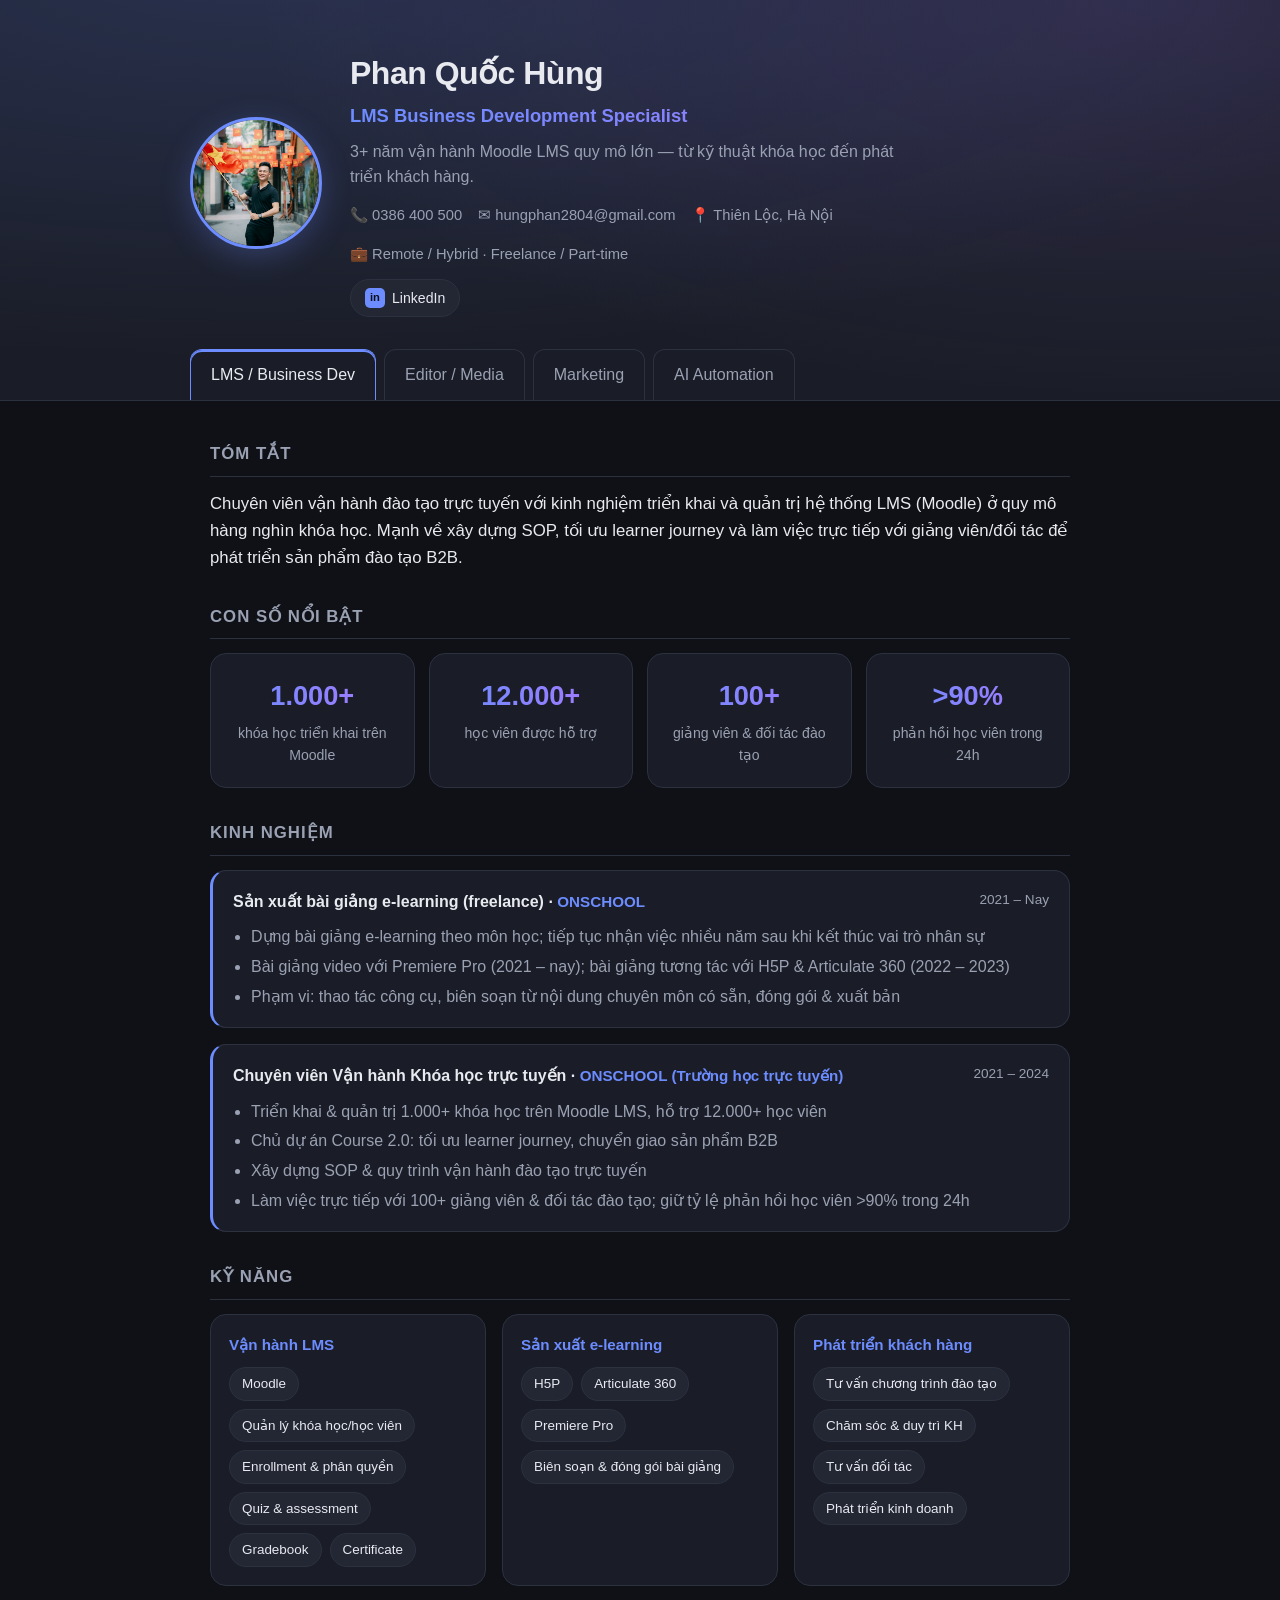
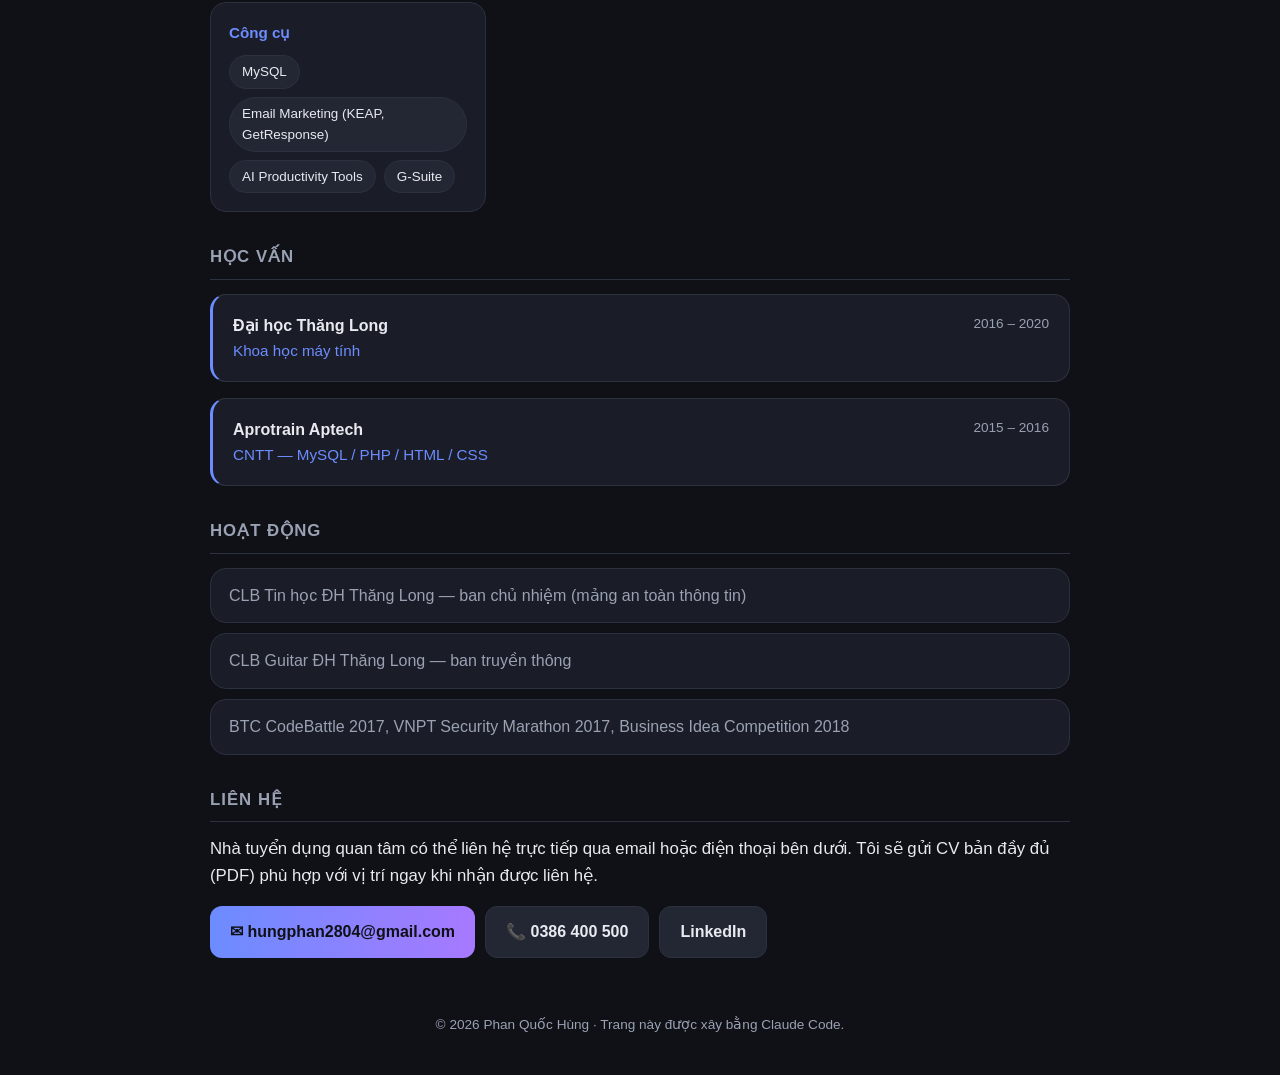
<file: index.html>
<!DOCTYPE html>
<html lang="vi">
<head>
  <meta charset="UTF-8" />
  <meta name="viewport" content="width=device-width, initial-scale=1.0" />
  <title>Phan Quốc Hùng — Portfolio</title>
  <meta name="description" content="Portfolio của Phan Quốc Hùng — LMS / Business Development, Editor / Media, Marketing." />
  <link rel="stylesheet" href="styles.css" />
</head>
<body>
  <!-- ===== HEADER: thông tin chung + chọn persona ===== -->
  <header class="hero">
    <div class="hero-inner">
      <img id="photo" class="avatar" alt="Phan Quốc Hùng" />
      <div class="hero-text">
        <h1 id="name"></h1>
        <p id="title" class="title"></p>
        <p id="tagline" class="tagline"></p>
        <div id="contact" class="contact"></div>
        <div id="links" class="links"></div>
      </div>
    </div>

    <!-- Nút chuyển persona -->
    <nav id="tabs" class="tabs" aria-label="Chọn định hướng"></nav>
  </header>

  <!-- ===== NỘI DUNG THEO PERSONA (JS tự đổ vào) ===== -->
  <main>
    <section class="block">
      <h2>Tóm tắt</h2>
      <p id="summary" class="summary"></p>
    </section>

    <section class="block">
      <h2>Con số nổi bật</h2>
      <div id="highlights" class="highlights"></div>
    </section>

    <section class="block">
      <h2>Kinh nghiệm</h2>
      <div id="experience" class="timeline"></div>
    </section>

    <section class="block">
      <h2>Kỹ năng</h2>
      <div id="skills" class="skills"></div>
    </section>

    <section class="block">
      <h2>Học vấn</h2>
      <div id="education" class="timeline"></div>
    </section>

    <section class="block">
      <h2>Khóa học &amp; đào tạo thêm</h2>
      <div id="courses" class="timeline"></div>
    </section>

    <section class="block">
      <h2>Hoạt động</h2>
      <ul id="activities" class="activities"></ul>
    </section>

    <!-- ===== LIÊN HỆ ===== -->
    <section class="block" id="contact-section">
      <h2>Liên hệ</h2>
      <p id="contact-note" class="summary"></p>
      <div id="contact-actions" class="contact-actions"></div>
    </section>
  </main>

  <footer class="foot">
    <p>© <span id="year"></span> Phan Quốc Hùng · Trang này được xây bằng Claude Code.</p>
  </footer>

  <!-- ===== CỬA SỔ XEM VIDEO (ẩn cho tới khi bấm vào card) ===== -->
  <div id="video-modal" class="modal" hidden>
    <div class="modal-backdrop" data-close></div>
    <div class="modal-box" role="dialog" aria-modal="true" aria-labelledby="modal-title">
      <button class="modal-close" data-close aria-label="Đóng">✕</button>
      <h3 id="modal-title"></h3>
      <div id="modal-videos" class="modal-videos"></div>
    </div>
  </div>

  <!-- Nội dung trước, logic sau -->
  <script src="data.js"></script>
  <script src="app.js"></script>
</body>
</html>
</file>
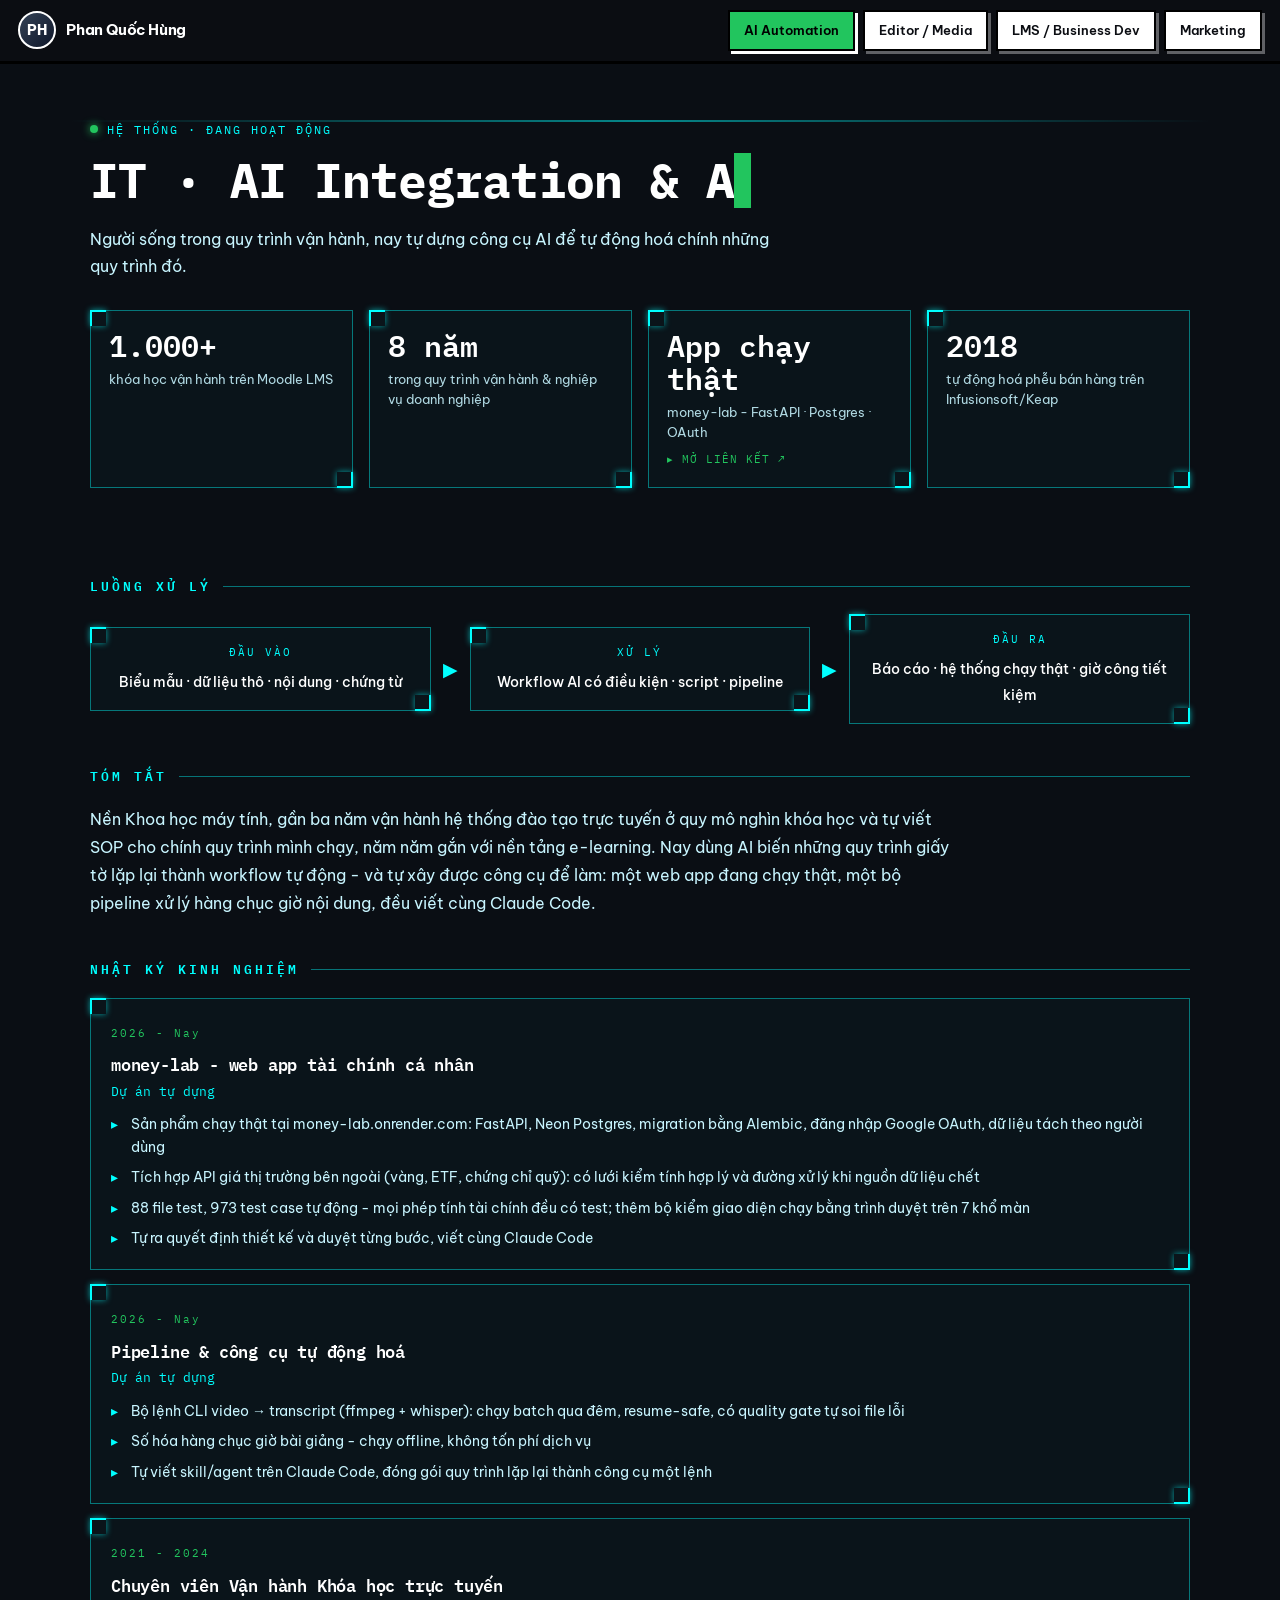
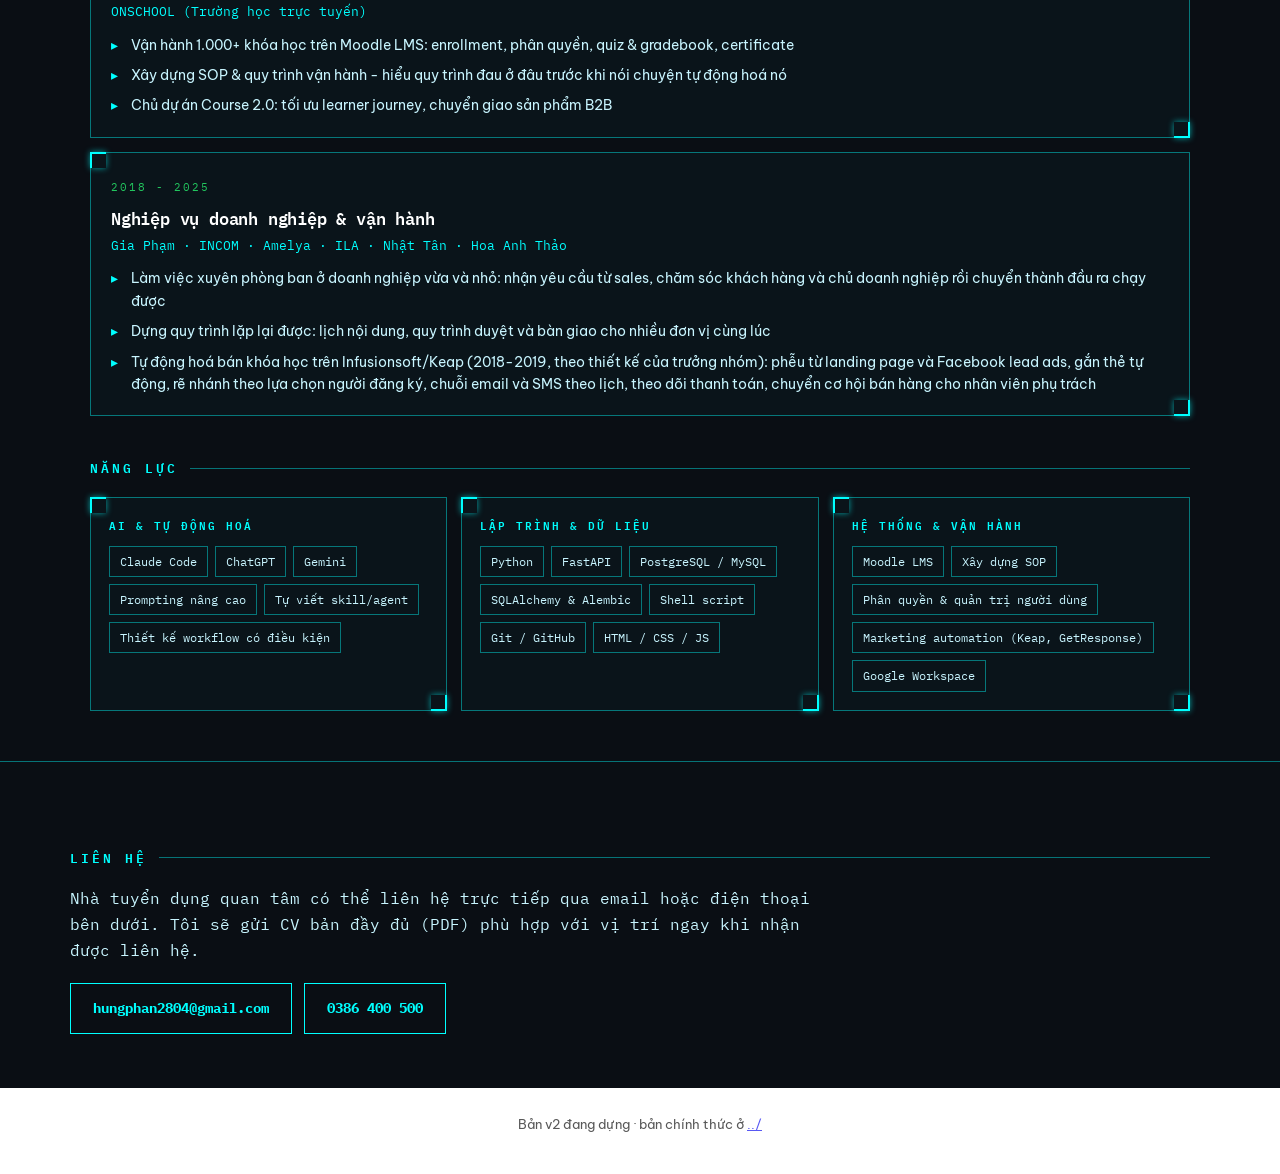
<file: v2/index.html>
<!DOCTYPE html>
<html lang="vi">
<head>
<meta charset="UTF-8">
<meta name="viewport" content="width=device-width,initial-scale=1">
<title>Phan Quốc Hùng — Portfolio (bản v2)</title>
<meta name="description" content="Portfolio của Phan Quốc Hùng — AI Automation, Editor / Media, LMS / Business Development, Marketing.">
<!-- Bản đang dựng, chạy song song với bản chính ở ../ : bảo công cụ tìm kiếm
     bỏ qua để hai bản không tranh chỗ nhau trên Google. Chốt xong thì xoá dòng này. -->
<meta name="robots" content="noindex">
<link rel="preconnect" href="https://fonts.googleapis.com">
<link rel="preconnect" href="https://fonts.gstatic.com" crossorigin>
<!-- ⚠ Đã đo bằng css2 API — các font áp phích KHÔNG có subset vietnamese,
     tuyệt đối không dùng: Archivo Black · Bebas Neue · Passion One · Lilita One.
     Dùng Archivo wght@900 thay cho Archivo Black: cùng dáng, có đủ dấu. -->
<link href="https://fonts.googleapis.com/css2?family=Archivo:wght@400..900&family=Bricolage+Grotesque:opsz,wght@12..96,400..800&family=Be+Vietnam+Pro:wght@300;400;500;600;700;800&family=IBM+Plex+Mono:wght@400;500;600;700&family=Anton&family=Anybody:ital,wdth,wght@1,75,900&family=Kanit:ital,wght@1,900&family=Sigmar&display=swap" rel="stylesheet">
<link rel="stylesheet" href="styles.css">
</head>
<body>

<div class="wipe" id="wipe"></div>

<!-- ===== SỢI CHỈ CHUNG: luôn ở đây, mọi vai ===== -->
<header class="spine">
  <div class="spine-id">
    <div class="spine-ava">PH</div>
    <div class="spine-name">Phan Quốc Hùng</div>
  </div>
  <nav class="spine-tabs" id="tabs" role="tablist" aria-label="Chọn định hướng"></nav>
</header>

<main id="panes"></main>

<p class="foot-note">Bản v2 đang dựng · bản chính thức ở <a href="../">../</a></p>

<!-- Nội dung trước, logic sau. data.js dùng chung với bản chính ở thư mục cha —
     v2 chỉ ĐỌC, không có bản sao nào để lệch nhau. -->
<script src="../data.js"></script>
<script src="app.js"></script>
</body>
</html>
</file>
<file: styles.css>
/* ============================================================
   styles.css — GIAO DIỆN
   Đổi màu/khoảng cách ở phần :root bên dưới là toàn trang đổi theo.
   ============================================================ */

:root {
  --bg:        #0f1117;   /* nền tối */
  --surface:   #1a1d27;   /* khối nội dung */
  --surface-2: #232734;
  --text:      #e8eaf0;
  --muted:     #9aa1b3;
  --accent:    #6c8cff;   /* màu nhấn — đổi 1 dòng này là đổi cả theme */
  --accent-2:  #a779ff;
  --border:    #2c3140;
  --radius:    16px;
  --maxw:      900px;
}

* { box-sizing: border-box; margin: 0; padding: 0; }

body {
  font-family: -apple-system, "Segoe UI", Roboto, "Helvetica Neue", Arial, sans-serif;
  background: var(--bg);
  color: var(--text);
  line-height: 1.6;
  padding-bottom: 40px;
}

/* ---------- HERO ---------- */
.hero {
  background:
    radial-gradient(1200px 400px at 20% -10%, rgba(108,140,255,0.18), transparent),
    radial-gradient(900px 400px at 90% 0%, rgba(167,121,255,0.14), transparent),
    var(--surface);
  border-bottom: 1px solid var(--border);
  padding: 48px 20px 0;
}
.hero-inner {
  max-width: var(--maxw);
  margin: 0 auto;
  display: flex;
  gap: 28px;
  align-items: center;
  flex-wrap: wrap;
}
.avatar {
  width: 132px;
  height: 132px;
  border-radius: 50%;
  object-fit: cover;
  border: 3px solid var(--accent);
  box-shadow: 0 8px 30px rgba(108,140,255,0.25);
}
.hero-text { flex: 1; min-width: 260px; }
h1 { font-size: 2rem; letter-spacing: -0.5px; }
.title {
  font-size: 1.15rem;
  font-weight: 600;
  background: linear-gradient(90deg, var(--accent), var(--accent-2));
  -webkit-background-clip: text;
  background-clip: text;
  color: transparent;
  margin-top: 2px;
}
.tagline { color: var(--muted); margin-top: 8px; max-width: 560px; }

.contact { margin-top: 14px; color: var(--muted); font-size: 0.92rem; display: flex; gap: 16px; flex-wrap: wrap; }
.links { margin-top: 12px; display: flex; gap: 10px; flex-wrap: wrap; }
.links a {
  display: inline-flex; align-items: center; gap: 7px;
  padding: 7px 14px; border-radius: 999px;
  background: var(--surface-2); color: var(--text);
  text-decoration: none; font-size: 0.88rem; border: 1px solid var(--border);
  transition: border-color .15s, transform .15s;
}
.links a:hover { border-color: var(--accent); transform: translateY(-1px); }
.links .ic {
  display: inline-grid; place-items: center;
  width: 20px; height: 20px; border-radius: 5px;
  background: var(--accent); color: #0f1117; font-size: 0.7rem; font-weight: 700;
}

/* ---------- TABS ---------- */
.tabs {
  max-width: var(--maxw);
  margin: 32px auto 0;
  display: flex;
  gap: 8px;
  flex-wrap: wrap;
}
.tabs button {
  font: inherit;
  padding: 12px 20px;
  border: 1px solid var(--border);
  border-bottom: none;
  border-radius: 12px 12px 0 0;
  background: transparent;
  color: var(--muted);
  cursor: pointer;
  transition: background .15s, color .15s;
}
.tabs button:hover { color: var(--text); }
.tabs button.active {
  background: var(--surface);
  color: var(--text);
  border-color: var(--accent);
  box-shadow: inset 0 2px 0 var(--accent);
}

/* ---------- MAIN ---------- */
main { max-width: var(--maxw); margin: 0 auto; padding: 8px 20px; }
.block { margin-top: 32px; }
.block[hidden] { display: none; }   /* vai nào đặt courses: [] thì ẩn cả khối */
.block h2 {
  font-size: 1.05rem; text-transform: uppercase; letter-spacing: 1px;
  color: var(--muted); margin-bottom: 14px;
  padding-bottom: 8px; border-bottom: 1px solid var(--border);
}
.summary { font-size: 1.05rem; }

.cv-btn {
  display: inline-block; text-decoration: none;
  padding: 12px 22px; border-radius: 12px;
  background: linear-gradient(90deg, var(--accent), var(--accent-2));
  color: #0f1117; font-weight: 700;
  transition: transform .15s, box-shadow .15s;
}
.cv-btn:hover { transform: translateY(-2px); box-shadow: 0 10px 24px rgba(108,140,255,0.35); }

/* ---------- HIGHLIGHTS ---------- */
.highlights {
  display: grid;
  grid-template-columns: repeat(auto-fit, minmax(150px, 1fr));
  gap: 14px;
}
.hl-card {
  background: var(--surface);
  border: 1px solid var(--border);
  border-radius: var(--radius);
  padding: 20px;
  text-align: center;
}
.hl-num {
  font-size: 1.7rem; font-weight: 800;
  background: linear-gradient(90deg, var(--accent), var(--accent-2));
  -webkit-background-clip: text; background-clip: text; color: transparent;
}
.hl-label { color: var(--muted); font-size: 0.88rem; margin-top: 4px; }

/* Card có video → bấm được */
.hl-card.clickable { cursor: pointer; transition: border-color .15s, transform .15s; }
.hl-card.clickable:hover,
.hl-card.clickable:focus-visible {
  border-color: var(--accent);
  transform: translateY(-3px);
  outline: none;
}
.hl-cta {
  margin-top: 10px; font-size: 0.8rem; font-weight: 700;
  color: var(--accent);
}

/* ---------- CỬA SỔ VIDEO (MODAL) ---------- */
.modal { position: fixed; inset: 0; z-index: 100; display: grid; place-items: center; padding: 20px; }
.modal[hidden] { display: none; }
.modal-backdrop { position: absolute; inset: 0; background: rgba(0,0,0,0.75); backdrop-filter: blur(3px); }
.modal-box {
  position: relative;
  width: min(900px, 100%);
  max-height: 88vh; overflow-y: auto;
  background: var(--surface);
  border: 1px solid var(--border);
  border-radius: var(--radius);
  padding: 28px;
  animation: fade .2s ease;
}
.modal-box h3 { font-size: 1.2rem; margin-bottom: 18px; padding-right: 36px; }
.modal-close {
  position: absolute; top: 16px; right: 16px;
  width: 34px; height: 34px; border-radius: 50%;
  border: 1px solid var(--border); background: var(--surface-2);
  color: var(--text); font-size: 1rem; cursor: pointer;
}
.modal-close:hover { border-color: var(--accent); }
.modal-videos { display: grid; grid-template-columns: 1fr; gap: 22px; }
@media (min-width: 700px) { .modal-videos { grid-template-columns: 1fr 1fr; } }
.vid-frame {
  position: relative; width: 100%; aspect-ratio: 16 / 9;
  border-radius: 10px; overflow: hidden; background: #000;
}
.vid-frame iframe { position: absolute; inset: 0; width: 100%; height: 100%; }
.vid-title { margin-top: 8px; font-size: 0.9rem; color: var(--muted); }
.vid-link {
  display: block; padding: 14px 16px; border-radius: 10px;
  background: var(--surface-2); border: 1px solid var(--border);
  color: var(--text); text-decoration: none;
}
.vid-link:hover { border-color: var(--accent); }

/* ---------- TIMELINE ---------- */
.timeline { display: flex; flex-direction: column; gap: 16px; }
.tl-item {
  background: var(--surface);
  border: 1px solid var(--border);
  border-left: 3px solid var(--accent);
  border-radius: var(--radius);
  padding: 18px 20px;
}
.tl-top { display: flex; justify-content: space-between; gap: 12px; flex-wrap: wrap; }
.tl-role { font-weight: 700; }
.tl-org { color: var(--accent); font-size: 0.95rem; }
.tl-time { color: var(--muted); font-size: 0.85rem; white-space: nowrap; }
.tl-points { margin: 10px 0 0; padding-left: 18px; color: var(--muted); }
.tl-points li { margin-top: 4px; }

/* ---------- SKILLS ---------- */
.skills { display: grid; grid-template-columns: repeat(auto-fit, minmax(240px, 1fr)); gap: 16px; }
.sk-group {
  background: var(--surface);
  border: 1px solid var(--border);
  border-radius: var(--radius);
  padding: 18px;
}
.sk-group h3 { font-size: 0.95rem; color: var(--accent); margin-bottom: 10px; }
.sk-tags { display: flex; flex-wrap: wrap; gap: 8px; }
.sk-tag {
  background: var(--surface-2);
  border: 1px solid var(--border);
  border-radius: 999px;
  padding: 5px 12px;
  font-size: 0.84rem;
}

/* ---------- ACTIVITIES ---------- */
.activities { list-style: none; display: flex; flex-direction: column; gap: 10px; }
.activities li {
  background: var(--surface);
  border: 1px solid var(--border);
  border-radius: var(--radius);
  padding: 14px 18px;
  color: var(--muted);
}

/* ---------- CONTACT ---------- */
#contact-section .summary { margin-bottom: 16px; }
.contact-actions { display: flex; flex-wrap: wrap; gap: 10px; }
.contact-btn {
  display: inline-flex; align-items: center;
  padding: 12px 20px; border-radius: 12px;
  text-decoration: none; font-weight: 600;
  background: var(--surface-2); color: var(--text);
  border: 1px solid var(--border);
  transition: border-color .15s, transform .15s;
}
.contact-btn:hover { border-color: var(--accent); transform: translateY(-2px); }
.contact-btn.primary {
  background: linear-gradient(90deg, var(--accent), var(--accent-2));
  color: #0f1117; border: none;
}

/* ---------- FOOTER ---------- */
.foot { max-width: var(--maxw); margin: 48px auto 0; padding: 0 20px; color: var(--muted); font-size: 0.85rem; text-align: center; }

/* Hiệu ứng đổi persona */
main { animation: fade .25s ease; }
@keyframes fade { from { opacity: 0; transform: translateY(6px); } to { opacity: 1; transform: none; } }

/* ---------- MOBILE ---------- */
@media (max-width: 600px) {
  .hero { padding-top: 32px; }
  .hero-inner { justify-content: center; text-align: center; }
  .contact, .links { justify-content: center; }
  h1 { font-size: 1.6rem; }
  .tabs button { padding: 10px 14px; font-size: 0.9rem; }
}
</file>
<file: v2/styles.css>
/* ============================================================
   styles.css — BẢN V2: bốn vai, bốn bố cục khác hẳn nhau
   Đặc tả đầy đủ: ../../portfolio-thiet-ke.md
   Bộ khung chung chỉ gồm: thanh chuyển vai · tên+ảnh · khối liên hệ.
   Ngoài ba thứ đó, mỗi vai được phép khác hoàn toàn.

   HAI LUẬT KHÔNG ĐƯỢC QUÊN khi sửa file này (đặc tả mục 6-7):
   1. Font Google phải có subset `vietnamese`. KHÔNG dùng Archivo Black,
      Bebas Neue, Passion One, Lilita One, Space Grotesk — chữ hoa chồng
      hai dấu (Ề, Ố, Ẫ) sẽ vỡ. `Archivo` và `Archivo Black` là hai họ khác nhau.
   2. Đổi màu xong phải ĐO tương phản bằng số (4.5:1 chữ thường, 3:1 chữ lớn).
      Mắt thường không bắt được: cam #D97706 trên xanh #0D9488 chỉ 1.18:1.
   ============================================================ */

/* ============================================================
   MOCKUP 4 VAI — mỗi vai một bố cục khác hẳn (hướng C, mức gắt)
   Bộ khung chung chỉ gồm: thanh chuyển vai · tên+ảnh · khối liên hệ
   ============================================================ */

*{box-sizing:border-box;margin:0;padding:0}
html{scroll-behavior:smooth}
body{font-family:"Be Vietnam Pro",system-ui,sans-serif;line-height:1.6;overflow-x:hidden}

/* ---------- SỢI CHỈ CHUNG: thanh chuyển vai ---------- */
.spine{position:sticky;top:0;z-index:60;display:flex;align-items:center;gap:14px;
  padding:10px 18px;background:#0B0D12;border-bottom:3px solid #000;flex-wrap:wrap}
.spine-id{display:flex;align-items:center;gap:10px;margin-right:auto}
.spine-ava{width:38px;height:38px;border-radius:50%;background:linear-gradient(135deg,#334155,#0f172a);
  border:2px solid #fff;display:grid;place-items:center;color:#fff;font-weight:800;font-size:14px;flex:none}
.spine-name{color:#fff;font-weight:700;font-size:15px;letter-spacing:-.2px;white-space:nowrap}
.spine-tabs{display:flex;gap:8px;flex-wrap:wrap}
.tab{font:inherit;font-size:13px;font-weight:600;padding:8px 14px;cursor:pointer;
  background:#fff;color:#0B0D12;border:2px solid #000;border-radius:0;
  box-shadow:3px 3px 0 rgba(255,255,255,.35);transition:transform .12s,box-shadow .12s}
.tab:hover{transform:translate(-1px,-1px);box-shadow:4px 4px 0 rgba(255,255,255,.5)}
.tab:active{transform:translate(3px,3px);box-shadow:0 0 0 rgba(255,255,255,0)}
.tab[aria-selected="true"]{background:var(--tab-on,#22C55E);color:#000;box-shadow:3px 3px 0 #fff}
.tab:focus-visible{outline:3px solid #22C55E;outline-offset:2px}

/* ---------- Chuyển cảnh: vệt quét ---------- */
.wipe{position:fixed;inset:0;z-index:90;pointer-events:none;transform:scaleX(0);transform-origin:left center;
  background:var(--wipe,#0B0D12)}
.wipe.go{animation:sweep .55s cubic-bezier(.76,0,.24,1)}
@keyframes sweep{
  0%{transform:scaleX(0);transform-origin:left center}
  50%{transform:scaleX(1);transform-origin:left center}
  50.01%{transform:scaleX(1);transform-origin:right center}
  100%{transform:scaleX(0);transform-origin:right center}}

/* ---------- Khung vai ---------- */
.pane{display:none}
.pane.on{display:block}

/* ---------- Hiện dần khi cuộn (dùng chung, cường độ khác nhau) ---------- */
/* --rest = tư thế NGHỈ sau khi hiện xong. Mặc định là "thẳng", nhưng phần tử
   nào cần nằm nghiêng (tiêu đề vai Marketing) thì đặt --rest riêng — nếu ép
   cứng transform:none thì góc xoay bị xoá mất ngay khi hiện xong. */
.rv{opacity:0;transition:opacity .5s ease,transform .5s ease;transition-delay:calc(var(--i,0)*60ms)}
.rv.in{opacity:1;transform:var(--rest,none)!important}
.rv-up{transform:translateY(22px)}
.rv-pop{transform:translateY(18px) scale(.94)}
.rv-pop.in{transition-timing-function:cubic-bezier(.34,1.56,.64,1)}
.rv-side{transform:translateX(-40px)}
.rv-hud{transform:translateY(10px)}

.foot-note{padding:26px 20px 40px;text-align:center;font-size:13px;opacity:.65}

/* ============================================================
   ① LMS / BUSINESS DEV — "Bảng vận hành"
   Phẳng tuyệt đối: không bóng, không viền. Gắt bằng KHỔ CHỮ + KHỐI MÀU.
   ============================================================ */
/* Màu đã hiệu chỉnh theo kết quả đo tương phản (2026-08-11):
   nền hero #0D9488 cho chữ trắng chỉ 3.74:1 → hạ xuống #0F766E được 5.47:1.
   Cam #D97706 đặt trên xanh lá chỉ 1.18:1 (gần như tàng hình) → cam chỉ còn
   dùng trên nền TRẮNG, và dùng bản đậm #B45309 cho đủ 4.5:1. */
#lms{--teal:#0F766E;--teal-d:#115E59;--amber:#B45309;--ink:#0A3833;background:#F0FDFA;color:#0A3833;
  font-family:"Be Vietnam Pro",sans-serif}
#lms h1,#lms h2,#lms .big{font-family:"Archivo",sans-serif}

#lms .kpi-wrap{background:var(--teal);color:#fff;padding:44px 20px 54px;position:relative;overflow:hidden}
/* lưới mờ phía sau — gợi cảm giác "bảng điều khiển", vẫn phẳng, không bóng */
#lms .kpi-wrap::before{content:"";position:absolute;inset:0;opacity:.13;pointer-events:none;
  background-image:linear-gradient(#fff 1px,transparent 1px),linear-gradient(90deg,#fff 1px,transparent 1px);
  background-size:46px 46px}
#lms .kpi-head{max-width:1100px;margin:0 auto 26px;position:relative}
#lms .eyebrow{font-size:12px;font-weight:800;letter-spacing:3px;text-transform:uppercase;
  background:var(--amber);color:#fff;display:inline-block;padding:5px 12px;margin-bottom:14px}
#lms .kpi-head h1{font-size:clamp(26px,3.8vw,44px);font-weight:900;letter-spacing:-1.3px;line-height:1.1}
#lms .kpi-head p{margin-top:12px;font-size:clamp(15px,1.7vw,19px);max-width:640px}

/* MỘT con số làm chủ — đây là thứ tạo thứ bậc mà bản trước thiếu */
#lms .hero-num{max-width:1100px;margin:0 auto;position:relative;
  display:flex;align-items:flex-end;gap:26px;flex-wrap:wrap;
  padding-bottom:30px;border-bottom:3px solid rgba(255,255,255,.35)}
#lms .giant{font-family:"Archivo",sans-serif;font-weight:900;color:#fff;
  font-size:clamp(74px,15vw,190px);line-height:.84;letter-spacing:-6px;
  font-variant-numeric:tabular-nums}
#lms .giant-lb{font-size:clamp(16px,2vw,22px);font-weight:700;max-width:290px;padding-bottom:14px}

#lms .kpis{max-width:1100px;margin:0 auto;display:grid;grid-template-columns:repeat(3,1fr);gap:0}
#lms .kpi{padding:26px 22px}
#lms .kpi+.kpi{border-left:2px solid rgba(255,255,255,.3)}
#lms .kpi .big{display:block;font-family:"Archivo",sans-serif;font-size:clamp(34px,5.4vw,60px);
  font-weight:900;line-height:.95;letter-spacing:-2px;font-variant-numeric:tabular-nums}
#lms .kpi span.lb{display:block;margin-top:9px;font-size:15px;max-width:250px}

#lms .band{padding:52px 20px}
#lms .band.alt{background:#fff}
#lms .band.amber{background:var(--amber);color:#fff}
#lms .band-in{max-width:1100px;margin:0 auto}
#lms h2{font-size:clamp(22px,3vw,34px);font-weight:900;letter-spacing:-.8px;margin-bottom:22px}
#lms .sum{font-size:clamp(16px,1.8vw,20px);max-width:820px;line-height:1.66}

#lms .xp{display:grid;gap:0}
#lms .xp-row{display:grid;grid-template-columns:190px 1fr;gap:26px;padding:26px 0;
  border-top:3px solid var(--teal)}
#lms .xp-row:last-child{border-bottom:3px solid var(--teal)}
#lms .xp-time{font-weight:800;color:var(--teal-d);font-size:15px}
#lms .xp-role{font-family:"Archivo",sans-serif;font-weight:800;font-size:19px;letter-spacing:-.3px}
#lms .xp-org{color:var(--amber);font-weight:700;font-size:14px;margin-bottom:10px}
#lms .xp-row ul{list-style:none;display:grid;gap:7px}
#lms .xp-row li{padding-left:20px;position:relative;font-size:15px}
#lms .xp-row li::before{content:"";position:absolute;left:0;top:10px;width:10px;height:10px;background:var(--teal)}

#lms .sk{display:grid;grid-template-columns:repeat(auto-fit,minmax(250px,1fr));gap:0}
#lms .sk-g{padding:24px;background:#fff}
#lms .sk-g:nth-child(2n){background:#CCFBF1}
#lms .sk-g h3{font-family:"Archivo",sans-serif;font-size:15px;font-weight:900;text-transform:uppercase;
  letter-spacing:1px;color:var(--teal-d);margin-bottom:12px}
#lms .sk-g div{display:flex;flex-wrap:wrap;gap:6px}
#lms .sk-g em{font-style:normal;font-size:13px;font-weight:600;padding:5px 10px;background:var(--teal);color:#fff}

/* ============================================================
   ② EDITOR / MEDIA — "Phòng dựng"
   Brutalism gắt: viền 4px, bóng cứng MÀU, card xoay. Video là ngôi sao.
   ============================================================ */
/* Ba bảng màu xanh để Hùng bấm thử ngay trên trang — mặc định "Điện" */
#editor{--e1:#2563EB;--e2:#06B6D4;--ink:#0B1E4D;background:#EFF6FF;color:var(--ink);
  font-family:"Be Vietnam Pro",sans-serif}
#editor[data-pal="dien"]  {--e1:#2563EB;--e2:#06B6D4;--ink:#0B1E4D;background:#EFF6FF}
#editor[data-pal="cham"]  {--e1:#4F46E5;--e2:#8B5CF6;--ink:#1E1B4B;background:#F5F3FF}
#editor[data-pal="daiduong"]{--e1:#0E7490;--e2:#22D3EE;--ink:#083344;background:#ECFEFF}

#editor h1,#editor h2,#editor h3{font-family:"Bricolage Grotesque",sans-serif}

#editor .ed-hero{padding:60px 20px 46px;max-width:1160px;margin:0 auto}
#editor .ed-hero h1{font-size:clamp(34px,6.6vw,80px);font-weight:800;line-height:1.1;letter-spacing:-2.5px}
#editor .kin{display:inline-block;background:var(--e1);color:#fff;padding:0 14px;
  border:4px solid #000;box-shadow:8px 8px 0 var(--e2);transform:rotate(-2deg);min-width:5ch}
#editor .ed-hero p{margin-top:26px;font-size:clamp(16px,2vw,21px);max-width:660px;font-weight:500}

#editor .mason{max-width:1160px;margin:0 auto;padding:0 20px 20px;
  display:grid;grid-template-columns:repeat(auto-fit,minmax(268px,1fr));gap:26px;align-items:start}
/* Thẻ KHÔNG còn bấm được: nó chỉ là cái khung. Mỗi dòng video bên trong mới
   là nút bấm riêng — trỏ dòng nào sáng dòng đó, bấm dòng nào mở video đó. */
#editor .vcard{background:#fff;border:4px solid #000;box-shadow:9px 9px 0 var(--e1);
  padding:22px;display:block;width:100%;--rest:rotate(-1.1deg)}
#editor .vcard:nth-child(2n){box-shadow:9px 9px 0 var(--e2);--rest:rotate(1.6deg)}
#editor .vcard:nth-child(3n){--rest:rotate(-2.2deg)}
/* LẮC NHẸ: thẻ bay vào ở góc lệch hẳn rồi lắc về tư thế nghỉ. Nhịp nảy nằm ở
   cubic-bezier của .rv-pop.in — vượt quá một chút rồi mới đứng yên. */
#editor .vcard.rv-pop{transform:rotate(-7deg) translateY(20px) scale(.93)}
#editor .vcard:nth-child(2n).rv-pop{transform:rotate(7deg) translateY(20px) scale(.93)}
#editor .vcard .num{display:block;font-family:"Bricolage Grotesque",sans-serif;font-size:clamp(24px,3.2vw,34px);
  font-weight:800;letter-spacing:-1px;line-height:1.14}
#editor .vcard .lb{display:block;font-size:14px;font-weight:600;margin-top:6px;opacity:.8}
#editor .plays{margin-top:16px;display:grid;gap:3px;border-top:3px solid #000;padding-top:11px}
#editor .play{display:flex;align-items:center;gap:10px;width:100%;font:inherit;font-size:13px;
  font-weight:600;color:inherit;background:transparent;border:0;padding:7px 8px;cursor:pointer;
  text-align:left;transition:background .14s,color .14s,transform .14s}
#editor .play i{width:26px;height:26px;flex:none;background:var(--e1);border:2px solid #000;
  display:grid;place-items:center;color:#fff;font-style:normal;font-size:10px;
  transition:background .14s,color .14s}
#editor .play:hover{background:var(--e1);color:#fff;transform:translateX(3px)}
#editor .play:hover i{background:#fff;color:var(--e1)}
#editor .play:focus-visible{outline:3px solid var(--e2);outline-offset:2px}

#editor .ed-body{max-width:1160px;margin:0 auto;padding:44px 20px 30px}
#editor h2{font-size:clamp(24px,3.6vw,42px);font-weight:800;letter-spacing:-1.4px;margin:34px 0 20px;
  display:inline-block;background:#000;color:#fff;padding:3px 16px;transform:rotate(-1.2deg)}
#editor .sum{font-size:clamp(16px,1.8vw,20px);max-width:800px;font-weight:500}
#editor .xp-cards{display:grid;grid-template-columns:repeat(auto-fit,minmax(290px,1fr));gap:24px}
#editor .xc{background:#fff;border:4px solid #000;box-shadow:7px 7px 0 #000;padding:20px}
#editor .xc:nth-child(3n+1){--rest:rotate(-1.4deg)}
#editor .xc:nth-child(3n+2){--rest:rotate(1deg)}
#editor .xc.rv-pop{transform:rotate(-4deg) translateY(18px) scale(.94)}
#editor .xc:nth-child(3n+2).rv-pop{transform:rotate(4deg) translateY(18px) scale(.94)}
/* --e2 (cyan sáng) nền chữ trắng chỉ 2.43:1 → dùng --e1 đậm hơn, cả 3 bảng
   màu đều đạt ≥5.1:1 (đã đo). */
#editor .xc .t{font-size:12px;font-weight:800;background:var(--e1);color:#fff;display:inline-block;padding:2px 9px}
#editor .xc h3{font-size:18px;font-weight:800;margin:9px 0 3px;letter-spacing:-.4px}
#editor .xc .o{font-size:13px;font-weight:700;color:var(--e1);margin-bottom:9px}
#editor .xc ul{list-style:none;display:grid;gap:6px}
#editor .xc li{font-size:14px;padding-left:16px;position:relative}
#editor .xc li::before{content:"▸";position:absolute;left:0;color:var(--e1);font-weight:900}
#editor .chips{display:flex;flex-wrap:wrap;gap:9px}
#editor .chips em{font-style:normal;font-size:13px;font-weight:700;padding:7px 12px;background:#fff;
  border:3px solid #000;box-shadow:3px 3px 0 var(--e1)}

/* ============================================================
   ③ MARKETING — "Áp phích"
   Khối màu lớn bất đối xứng, chữ đè lên khối, duotone.
   ============================================================ */
#marketing{--rose:#E11D48;--blue:#2563EB;--ink:#4C0519;background:#FFF1F2;color:var(--ink);
  font-family:"Be Vietnam Pro",sans-serif;
  --mkf:"Kanit";--mkw:900;--mksty:italic;--mkls:-2px;--mklh:1.2}
/* Hùng chốt 2026-08-11: dùng "Kanit nghiêng". Ba dòng còn lại là phương án dự
   phòng, đều đã kiểm CÓ subset vietnamese — đổi `data-font` ở cuối file là bật.
   line-height để rộng vì chữ hoa có dấu mũ chồng dấu thanh cần chỗ. */
#marketing[data-font="kanit"]   {--mkf:"Kanit";--mkw:900;--mksty:italic;--mkls:-2px;--mklh:1.2}
#marketing[data-font="anybody"] {--mkf:"Anybody";--mkw:900;--mksty:italic;--mkls:-1px;--mklh:1.2}
#marketing[data-font="sigmar"]  {--mkf:"Sigmar";--mkw:400;--mksty:normal;--mkls:-1px;--mklh:1.3}
#marketing[data-font="anton"]   {--mkf:"Anton";--mkw:400;--mksty:normal;--mkls:-1.5px;--mklh:1.12}
#marketing h1,#marketing h2,#marketing .disp{font-family:var(--mkf),Impact,sans-serif;
  font-weight:var(--mkw);font-style:var(--mksty)}


#marketing .poster{position:relative;padding:64px 20px 74px;overflow:hidden}
#marketing .blob{position:absolute;border-radius:0}
#marketing .b1{width:56vw;height:56vw;max-width:620px;max-height:620px;background:var(--rose);
  top:-16%;right:-12%;transform:rotate(18deg)}
#marketing .b2{width:34vw;height:34vw;max-width:360px;max-height:360px;background:var(--blue);
  bottom:-14%;left:-8%;transform:rotate(-12deg)}
#marketing .poster-in{position:relative;z-index:2;max-width:1120px;margin:0 auto}
/* line-height KHÔNG được xuống dưới ~1.02: chữ hoa tiếng Việt có dấu mũ
   chồng dấu thanh (Ề, Ố, Ẫ) cần chiều cao dòng lớn hơn tiếng Anh, nếu không
   sẽ bị cắt cụt phần dấu. */
#marketing .poster h1{font-size:clamp(38px,9vw,116px);line-height:var(--mklh);
  letter-spacing:var(--mkls);text-transform:uppercase}
/* XIÊN XẸO: mỗi dòng lệch một góc khác nhau, gốc xoay ở mép trái để chữ
   không trôi ra ngoài khung. Dùng được với mọi font, không phụ thuộc font
   có kiểu nghiêng hay không. */
#marketing .poster h1 span{display:block;transform-origin:left center}
#marketing .poster h1 span:nth-of-type(1){transform:rotate(-2.8deg)}
#marketing .poster h1 .hl{background:#fff;color:var(--rose);padding:2px 12px 8px;
  box-shadow:10px 10px 0 var(--blue);display:inline-block;margin-top:14px;
  transform:rotate(1.7deg)}
#marketing .poster p{--rest:rotate(-.9deg);transform-origin:left center}
#marketing .poster p{margin-top:28px;font-size:clamp(16px,2.1vw,22px);max-width:600px;font-weight:600;
  background:#fff;display:inline-block;padding:12px 18px;box-shadow:8px 8px 0 var(--rose)}

#marketing .funnel{max-width:1120px;margin:0 auto;padding:14px 20px 54px}
#marketing .fl{display:grid;gap:0}
#marketing .fstep{display:flex;align-items:center;gap:20px;padding:22px 26px;color:#fff;position:relative}
#marketing .fstep:nth-child(1){background:var(--rose);width:100%}
#marketing .fstep:nth-child(2){background:#BE123C;width:88%}
#marketing .fstep:nth-child(3){background:#9F1239;width:76%}
#marketing .fstep:nth-child(4){background:var(--blue);width:64%}
#marketing .fstep .n{font-family:var(--mkf),sans-serif;font-weight:var(--mkw);
  font-size:clamp(22px,3vw,36px);letter-spacing:-.5px;line-height:1.18;flex:none}
#marketing .fstep .d{font-size:14px;font-weight:600;opacity:.95}
#marketing .fstep .go{margin-left:auto;font-size:12px;font-weight:800;background:#fff;color:var(--rose);
  padding:5px 11px;white-space:nowrap;flex:none}

#marketing .mk-body{max-width:1120px;margin:0 auto;padding:0 20px 30px}
#marketing h2{font-size:clamp(26px,4.4vw,54px);letter-spacing:var(--mkls);line-height:var(--mklh);
  margin:40px 0 20px;text-transform:uppercase;color:var(--rose);
  display:inline-block;--rest:rotate(-1.6deg);transform-origin:left center}
#marketing .sum{font-size:clamp(16px,1.9vw,21px);max-width:820px;font-weight:500;
  border-left:10px solid var(--blue);padding-left:20px}
#marketing .xp-grid{display:grid;grid-template-columns:repeat(auto-fit,minmax(268px,1fr));gap:0}
#marketing .mx{padding:24px;color:#fff}
#marketing .mx:nth-child(4n+1){background:var(--rose)}
#marketing .mx:nth-child(4n+2){background:var(--blue)}
#marketing .mx:nth-child(4n+3){background:#9F1239}
#marketing .mx:nth-child(4n+4){background:#1E40AF}
#marketing .mx .t{font-size:12px;font-weight:800;opacity:.9}
#marketing .mx h3{font-family:var(--mkf),sans-serif;font-weight:var(--mkw);font-size:19px;
  letter-spacing:-.3px;margin:6px 0 3px;line-height:1.28}
#marketing .mx .o{font-size:13px;font-weight:700;opacity:.92;margin-bottom:9px}
#marketing .mx ul{list-style:none;display:grid;gap:6px}
#marketing .mx li{font-size:14px;padding-left:15px;position:relative}
#marketing .mx li::before{content:"—";position:absolute;left:0;font-weight:800}
#marketing .chips{display:flex;flex-wrap:wrap;gap:8px}
#marketing .chips em{font-style:normal;font-size:13px;font-weight:800;padding:8px 13px;
  background:var(--ink);color:#fff}
#marketing .chips em:nth-child(3n){background:var(--rose)}
#marketing .chips em:nth-child(3n+1){background:var(--blue)}

/* ============================================================
   ④ AI AUTOMATION — "HUD"  ← vai DUY NHẤT nền tối
   Luật an toàn: nét 1px chỉ trang trí · chữ đọc #C8F5FF/trắng ≥16px
   · glow CHỈ trên viền & marker, không bao giờ trên chữ đọc.
   ============================================================ */
#ai-automation{--cy:#00FFFF;--cy-dim:rgba(0,255,255,.42);--gn:#22C55E;--rd:#C8F5FF;
  background:#0A0E14;color:var(--rd);font-family:"IBM Plex Mono",monospace}
#ai-automation .hud-sans{font-family:"Be Vietnam Pro",sans-serif}

#ai-automation .hud-hero{position:relative;padding:56px 20px 46px;max-width:1140px;margin:0 auto;
  overflow:hidden}
#ai-automation .scan{position:absolute;left:0;right:0;height:2px;
  background:linear-gradient(90deg,transparent,var(--cy),transparent);opacity:.5;
  animation:scan 5.5s linear infinite}
@keyframes scan{0%{top:-2%}100%{top:102%}}
#ai-automation .hud-hero h1{font-size:clamp(24px,4vw,48px);font-weight:700;letter-spacing:-1px;
  color:#fff;line-height:1.14}
#ai-automation .caret{display:inline-block;width:.6ch;background:var(--gn);animation:blink 1s steps(1) infinite;
  color:transparent}
@keyframes blink{50%{opacity:0}}
#ai-automation .hud-hero .tag{font-size:12px;letter-spacing:2px;color:var(--cy);margin-bottom:14px;
  display:flex;align-items:center;gap:9px}
#ai-automation .dot{width:8px;height:8px;background:var(--gn);border-radius:50%;
  box-shadow:0 0 8px var(--gn);animation:blink 1.6s steps(1) infinite;flex:none}
#ai-automation .hud-hero p{margin-top:18px;font-size:16px;max-width:680px;line-height:1.7}

/* Khung có ngoặc kỹ thuật 4 góc — nét 1px, chỉ trang trí */
.brk{position:relative;border:1px solid var(--cy-dim);padding:22px;background:rgba(0,255,255,.025)}
.brk::before,.brk::after{content:"";position:absolute;width:14px;height:14px;border:2px solid var(--cy);
  box-shadow:0 0 6px rgba(0,255,255,.6)}
.brk::before{top:-1px;left:-1px;border-right:0;border-bottom:0}
.brk::after{bottom:-1px;right:-1px;border-left:0;border-top:0}

#ai-automation .hud-body{max-width:1140px;margin:0 auto;padding:0 20px 30px}
#ai-automation h2{font-size:13px;letter-spacing:3px;color:var(--cy);text-transform:uppercase;
  margin:42px 0 18px;display:flex;align-items:center;gap:12px;font-weight:600}
#ai-automation h2::after{content:"";flex:1;height:1px;background:var(--cy-dim)}

#ai-automation .stats{display:grid;grid-template-columns:repeat(auto-fit,minmax(212px,1fr));gap:16px;
  margin-top:30px}
#ai-automation .st{padding:18px}
#ai-automation .st .n{font-size:clamp(20px,2.6vw,30px);font-weight:600;color:#fff;line-height:1.1;
  display:block}
#ai-automation .st .l{font-size:13px;margin-top:8px;line-height:1.5;display:block;opacity:.88}
#ai-automation .st.link{cursor:pointer;transition:background .15s}
#ai-automation .st.link:hover{background:rgba(0,255,255,.09)}
#ai-automation .st .open{font-size:11px;color:var(--gn);letter-spacing:1px;margin-top:9px;display:block}

/* Sơ đồ workflow: đầu vào → xử lý → đầu ra */
#ai-automation .flow{display:grid;grid-template-columns:1fr auto 1fr auto 1fr;gap:12px;align-items:center;
  margin-bottom:8px}
#ai-automation .fnode{padding:16px;text-align:center}
#ai-automation .fnode .k{font-size:11px;letter-spacing:2px;color:var(--cy);display:block;margin-bottom:7px}
#ai-automation .fnode .v{font-size:14px;color:#fff;font-weight:500;line-height:1.45}
#ai-automation .farrow{color:var(--cy);font-size:19px;text-align:center;animation:pulse 2s ease-in-out infinite}
@keyframes pulse{0%,100%{opacity:.35}50%{opacity:1}}

#ai-automation .sum{font-size:16px;line-height:1.75;max-width:860px}
#ai-automation .xp{display:grid;gap:14px}
#ai-automation .xr{padding:20px}
#ai-automation .xr .t{font-size:11px;letter-spacing:2px;color:var(--gn)}
#ai-automation .xr h3{font-size:17px;color:#fff;font-weight:600;margin:7px 0 3px;letter-spacing:-.2px}
#ai-automation .xr .o{font-size:13px;color:var(--cy);margin-bottom:11px}
#ai-automation .xr ul{list-style:none;display:grid;gap:8px}
#ai-automation .xr li{font-size:14px;padding-left:20px;position:relative;line-height:1.6;
  font-family:"Be Vietnam Pro",sans-serif}
#ai-automation .xr li::before{content:"▸";position:absolute;left:0;color:var(--cy)}
#ai-automation .sk{display:grid;grid-template-columns:repeat(auto-fit,minmax(258px,1fr));gap:14px}
#ai-automation .skg{padding:18px}
/* Chữ hoa do CSS làm, KHÔNG viết hoa sẵn trong data.js: nhãn nhóm kỹ năng còn
   dùng lại ở ba vai kia với dáng chữ thường. Bản mockup viết hoa thẳng trong
   dữ liệu nên khi nối vào data.js thật thì mất chữ hoa — chỗ này chữa lại. */
#ai-automation .skg h3{font-size:11px;letter-spacing:2px;color:var(--cy);margin-bottom:12px;font-weight:600;
  text-transform:uppercase}
#ai-automation .skg div{display:flex;flex-wrap:wrap;gap:7px}
#ai-automation .skg em{font-style:normal;font-size:12px;padding:5px 10px;border:1px solid var(--cy-dim);
  color:var(--rd)}

/* ---------- Khối liên hệ (SỢI CHỈ CHUNG — cùng cấu trúc mọi vai) ---------- */
.contact{padding:44px 20px 54px;margin-top:20px}
.contact-in{max-width:1140px;margin:0 auto}
.contact h2{margin-bottom:14px}
.contact p{max-width:760px;margin-bottom:20px}
.cbtns{display:flex;flex-wrap:wrap;gap:12px}
.cbtn{font:inherit;font-size:15px;font-weight:700;padding:13px 22px;text-decoration:none;display:inline-block}

#lms .contact{background:var(--teal);color:#fff}
#lms .contact h2{font-family:"Archivo",sans-serif;font-size:30px;font-weight:900}
#lms .cbtn{background:#fff;color:var(--teal-d)}
#lms .cbtn:hover{background:var(--amber);color:#fff}

#editor .contact{background:#000;color:#fff}
#editor .contact h2{background:var(--e1);transform:rotate(-1.2deg)}
#editor .cbtn{background:#fff;color:#000;border:4px solid var(--e1);box-shadow:6px 6px 0 var(--e2)}
#editor .cbtn:hover{transform:translate(-3px,-3px);box-shadow:10px 10px 0 var(--e2)}

#marketing .contact{background:var(--ink);color:#fff}
#marketing .contact h2{color:#fff}
#marketing .cbtn{background:var(--rose);color:#fff}
#marketing .cbtn:nth-child(2){background:var(--blue)}
#marketing .cbtn:hover{background:#fff;color:var(--rose)}

#ai-automation .contact{border-top:1px solid var(--cy-dim)}
#ai-automation .cbtn{border:1px solid var(--cy);color:var(--cy);background:transparent;font-size:14px}
#ai-automation .cbtn:hover{background:var(--cy);color:#0A0E14}

/* ---------- Đáp ứng màn nhỏ ---------- */
@media (max-width:760px){
  #lms .kpis{grid-template-columns:1fr}
  #lms .kpi+.kpi{border-left:0;border-top:2px solid rgba(255,255,255,.3)}
  #lms .giant{letter-spacing:-3px}
  #lms .xp-row{grid-template-columns:1fr;gap:10px}
  #marketing .fstep{width:100%!important;flex-wrap:wrap;gap:10px}
  #marketing .fstep .go{margin-left:0}
  #ai-automation .flow{grid-template-columns:1fr}
  #ai-automation .farrow{transform:rotate(90deg)}
  #editor .vcard,#editor .xc{--rest:none}
  #marketing .poster h1 span:nth-of-type(1){transform:rotate(-1.6deg)}
  #marketing h2{--rest:rotate(-1deg)}
  .spine-name{display:none}
}

/* ---------- Tôn trọng "giảm chuyển động" của hệ điều hành ---------- */
@media (prefers-reduced-motion:reduce){
  *,*::before,*::after{animation:none!important;transition-duration:.01ms!important}
  .rv{opacity:1;transform:none!important}
  .wipe.go{animation:none}
}
</file>
